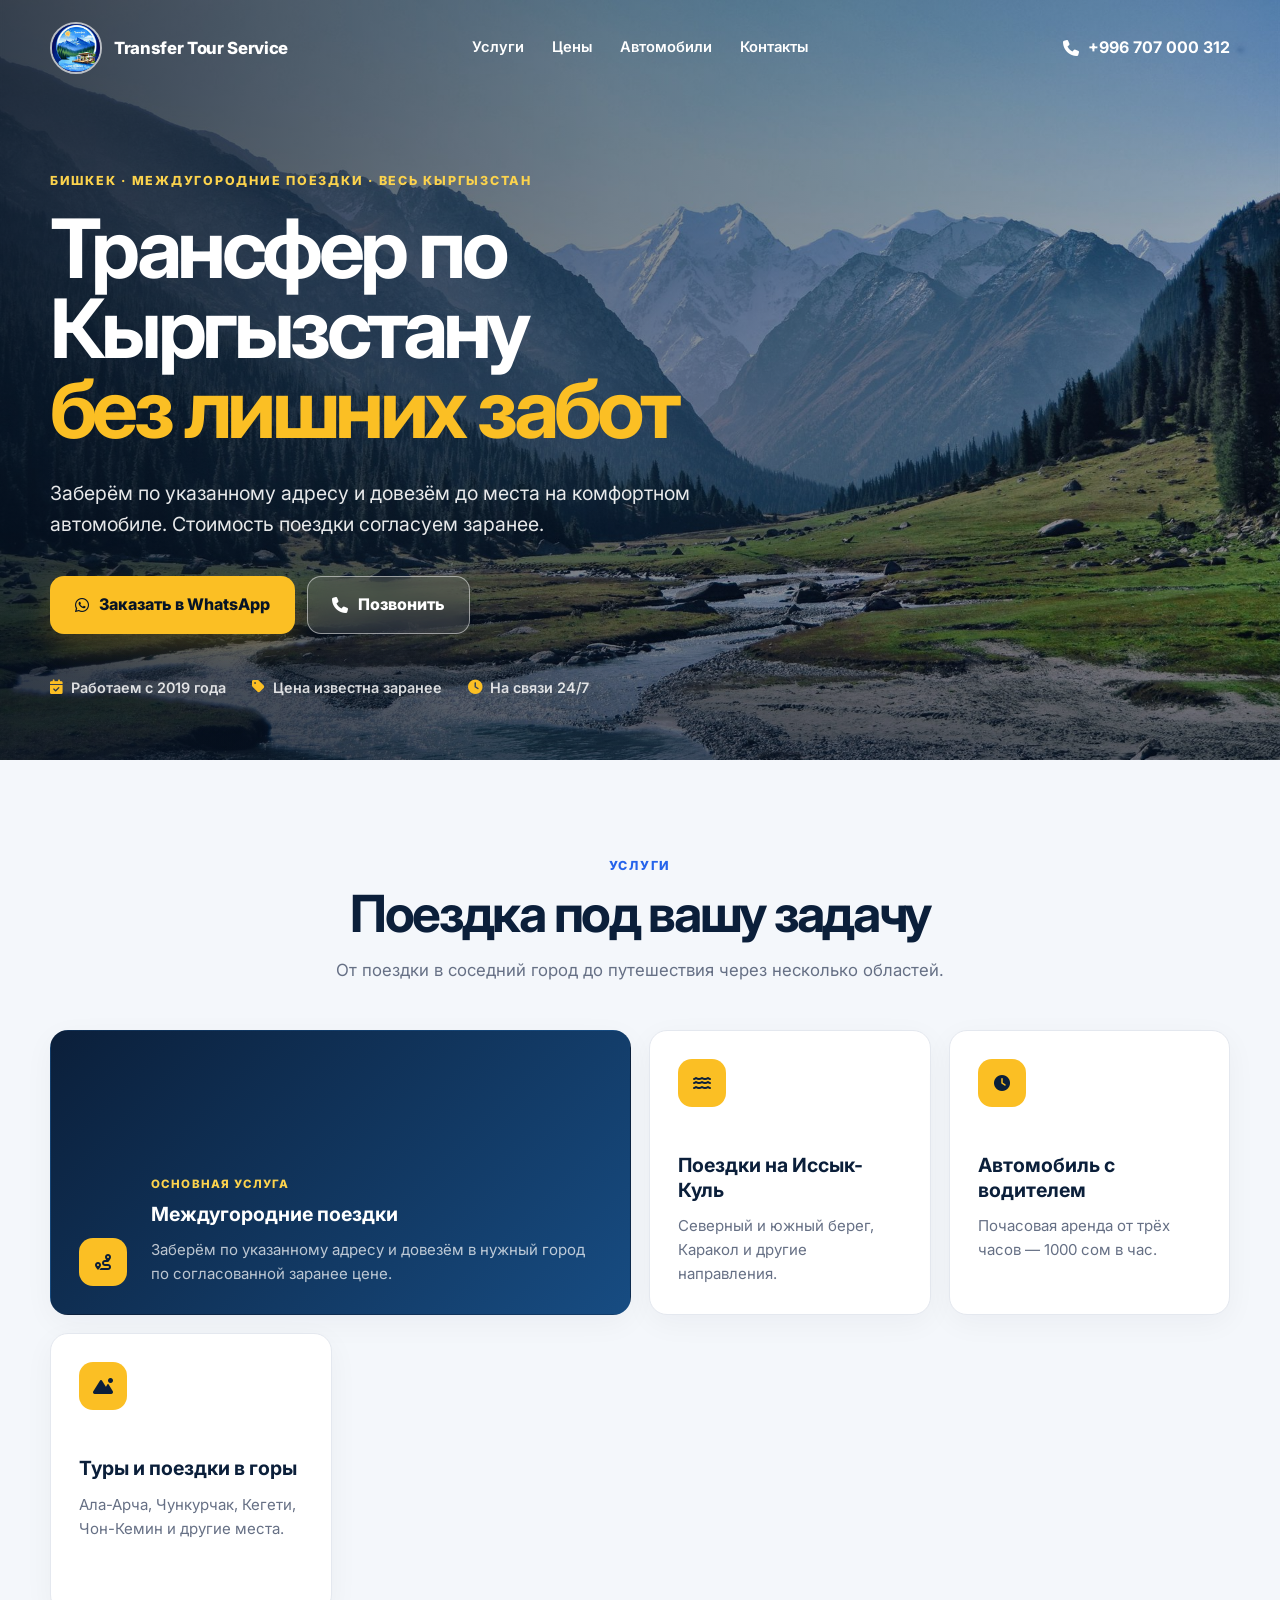
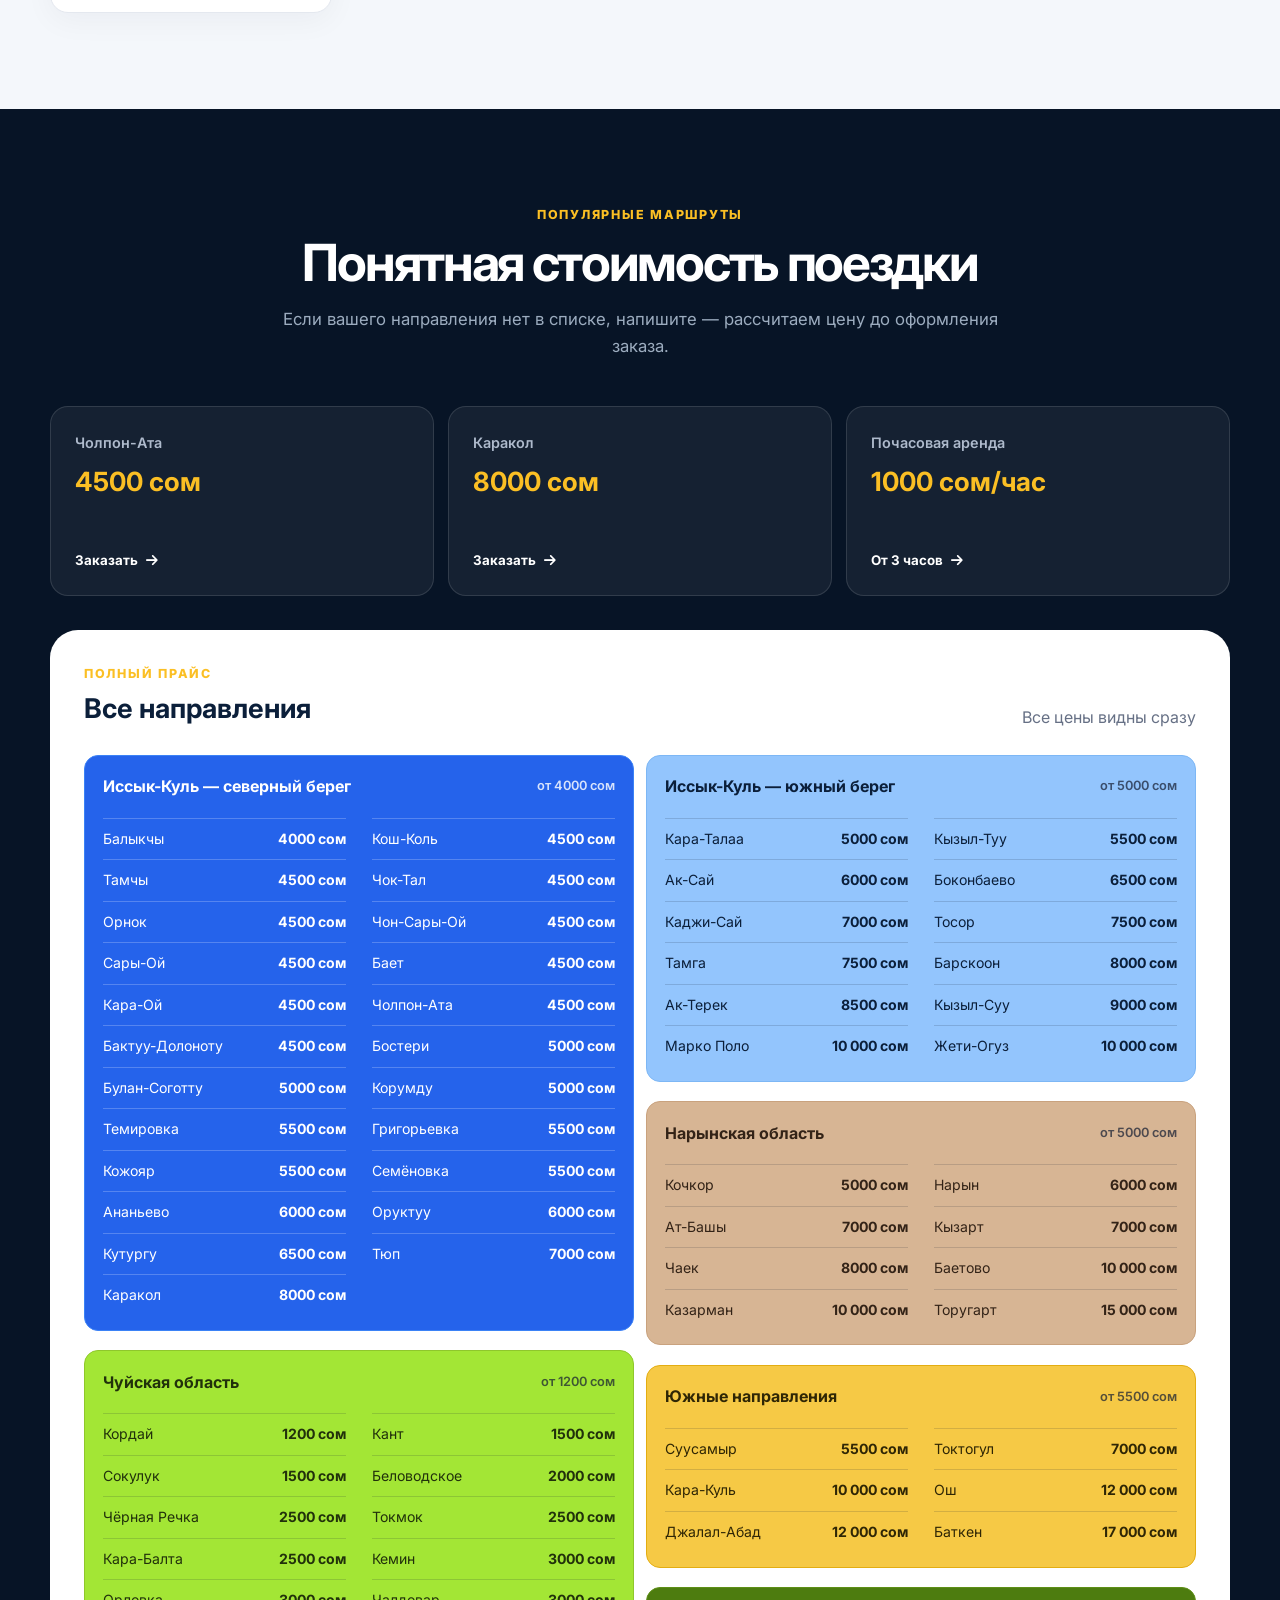
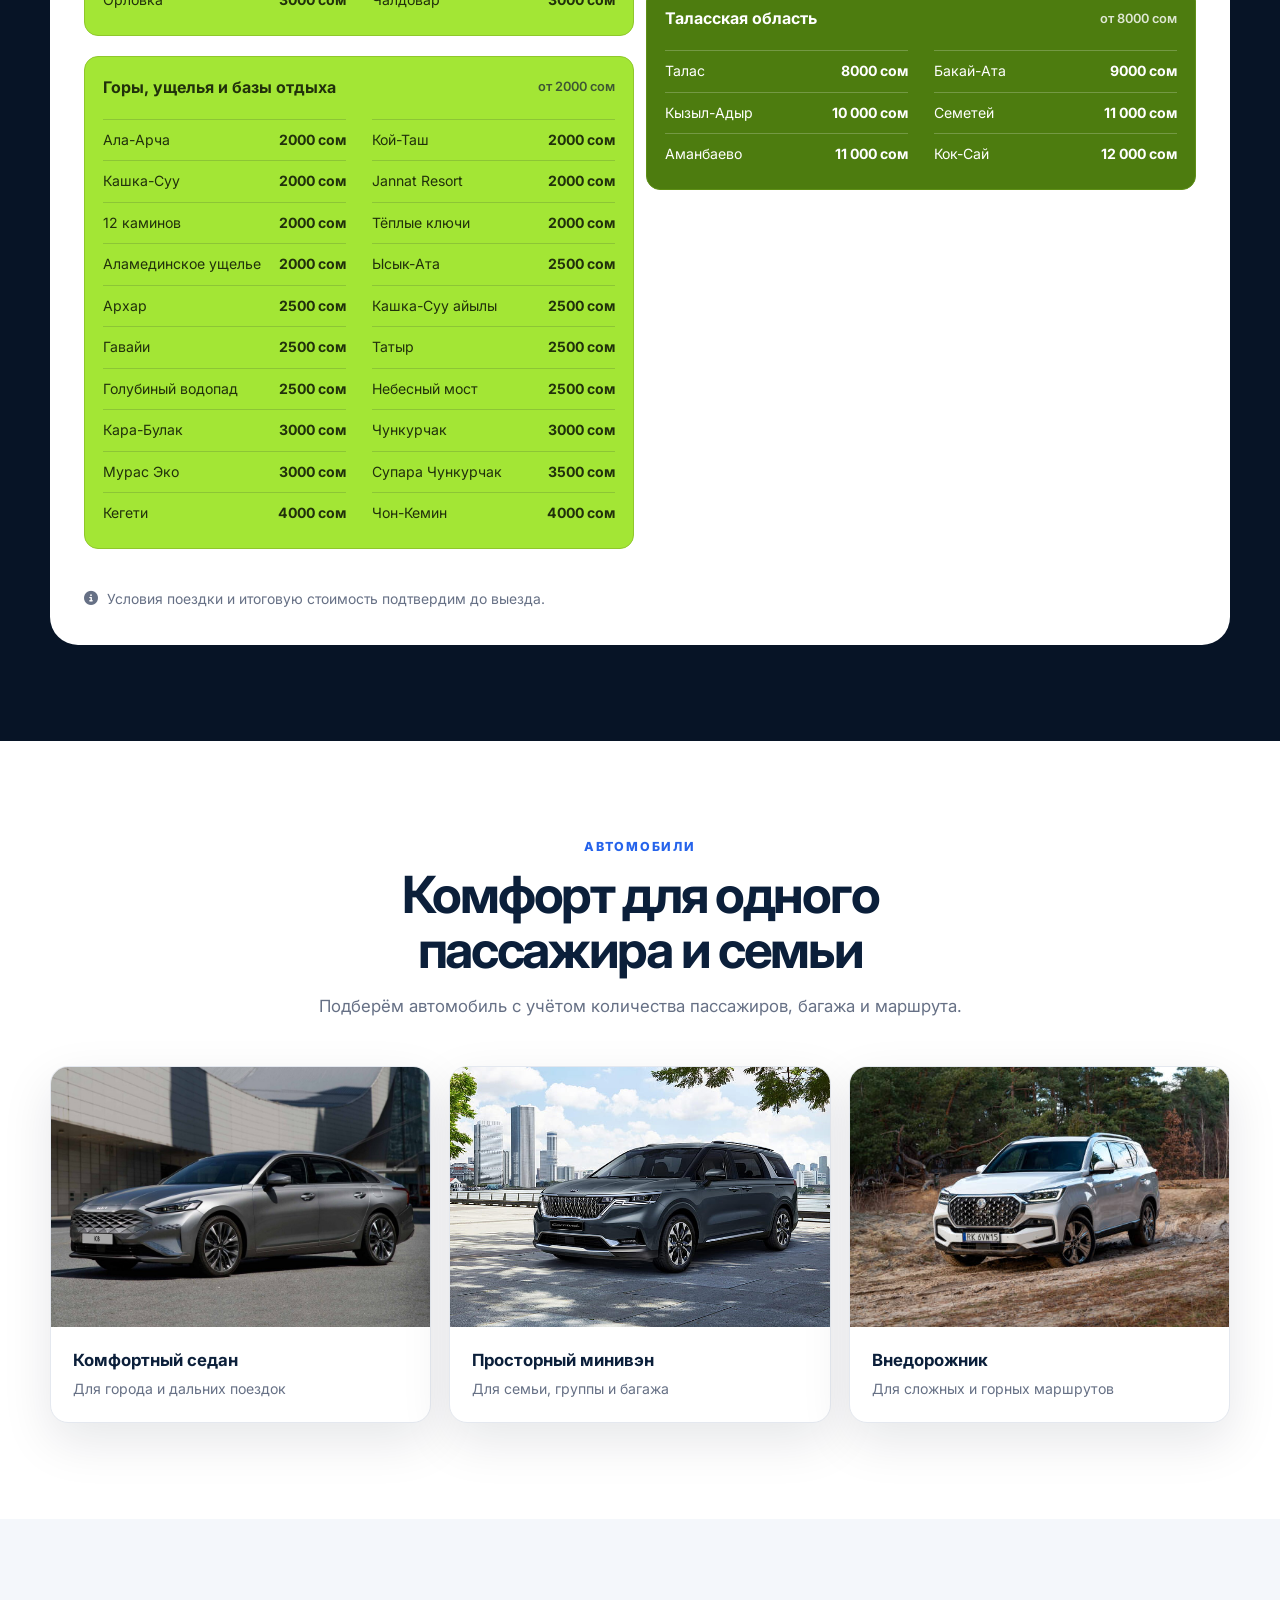
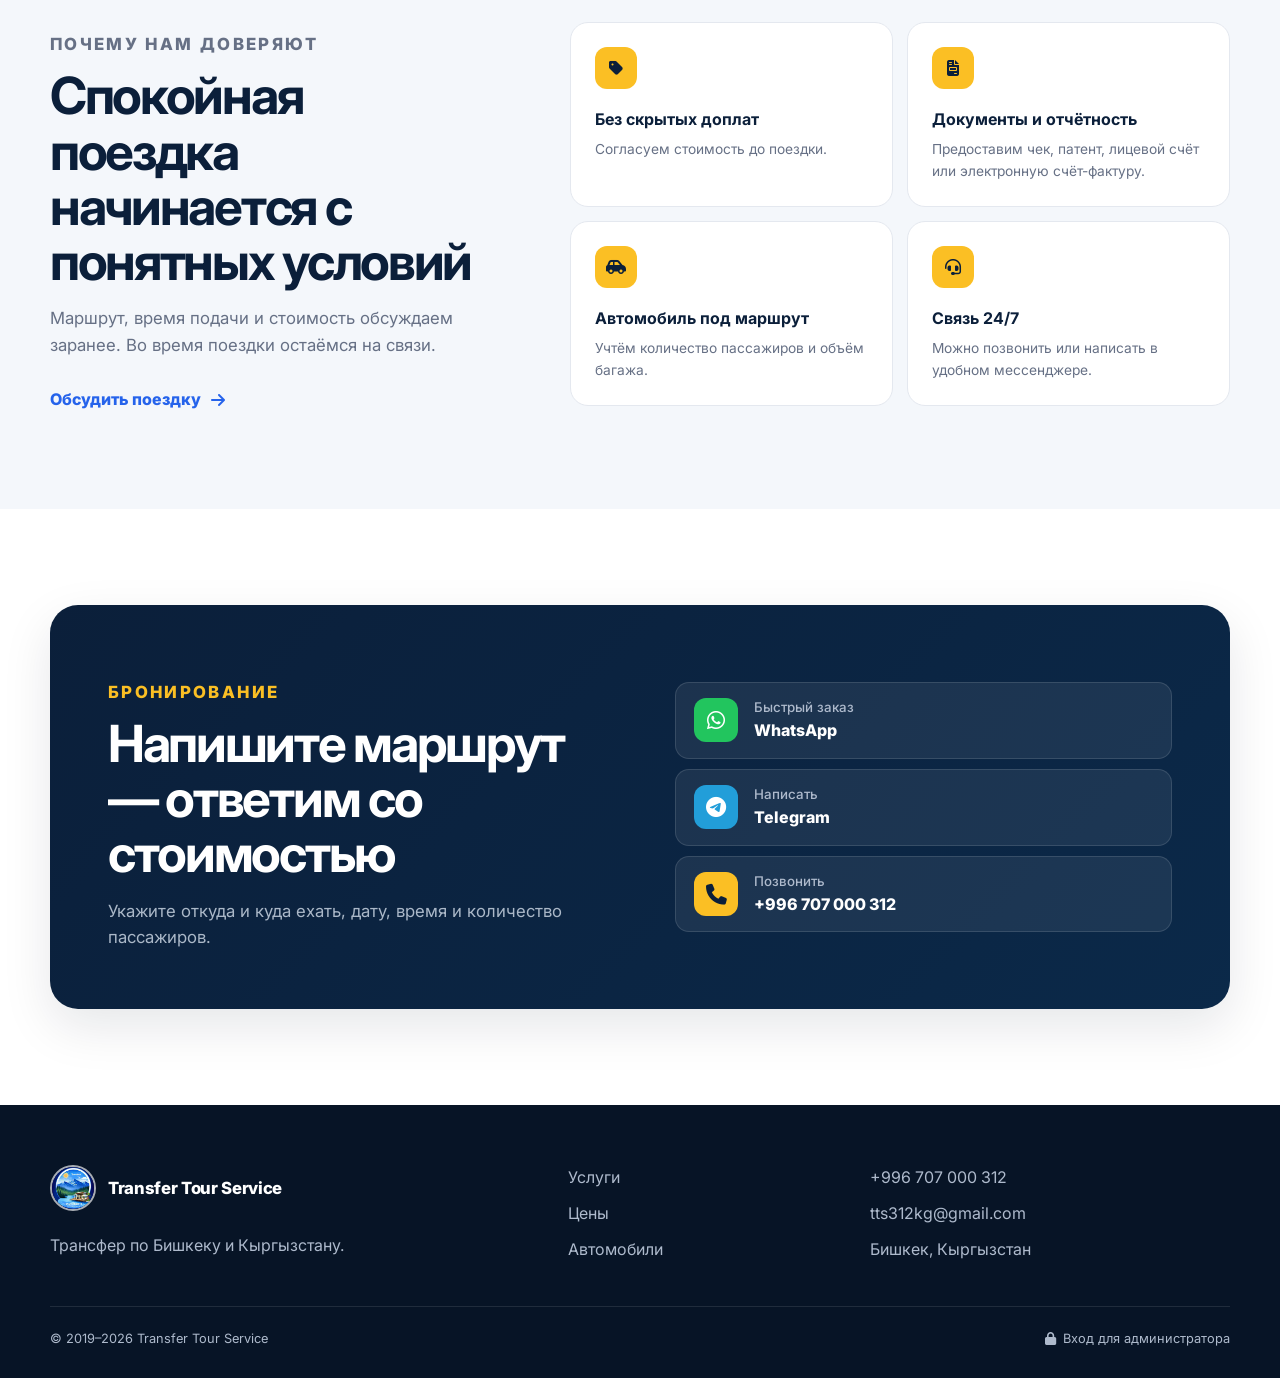
<file: index.html>
<!DOCTYPE html>
<html lang="ru">
<head>
    <meta charset="UTF-8">
    <meta name="viewport" content="width=device-width, initial-scale=1.0">
    <meta name="description" content="Междугородний трансфер из Бишкека по Кыргызстану: Иссык-Куль, Каракол, Нарын, Ош, Талас и другие направления. Фиксированные цены, комфортные автомобили, связь 24/7.">
    <meta name="theme-color" content="#0b1f3a">
    <meta name="robots" content="index, follow">
    <meta property="og:type" content="website">
    <meta property="og:locale" content="ru_RU">
    <meta property="og:title" content="Transfer Tour Service — трансфер по Кыргызстану">
    <meta property="og:description" content="Междугородние поездки из Бишкека по Кыргызстану на комфортном автомобиле и по согласованной заранее цене.">
    <title>Трансфер по Кыргызстану | Transfer Tour Service</title>
    <link rel="icon" href="./img/logo-160.jpg" type="image/jpeg">
    <link rel="preconnect" href="https://fonts.googleapis.com">
    <link rel="preconnect" href="https://fonts.gstatic.com" crossorigin>
    <link href="https://fonts.googleapis.com/css2?family=Inter:wght@400;500;600;700;800&display=swap" rel="stylesheet">
    <link rel="stylesheet" href="https://cdnjs.cloudflare.com/ajax/libs/font-awesome/6.4.0/css/all.min.css">
    <link rel="stylesheet" href="./Index.css">
    <script src="./supabase-config.js"></script>
    <script type="application/ld+json">
    {
        "@context": "https://schema.org",
        "@type": "LocalBusiness",
        "name": "Transfer Tour Service",
        "description": "Междугородний трансфер из Бишкека по Кыргызстану по согласованной заранее цене.",
        "telephone": "+996707000312",
        "email": "tts312kg@gmail.com",
        "priceRange": "$$",
        "areaServed": {"@type": "Country", "name": "Кыргызстан"},
        "address": {"@type": "PostalAddress", "addressLocality": "Бишкек", "addressCountry": "KG"},
        "openingHoursSpecification": {
            "@type": "OpeningHoursSpecification",
            "dayOfWeek": ["Monday", "Tuesday", "Wednesday", "Thursday", "Friday", "Saturday", "Sunday"],
            "opens": "00:00",
            "closes": "23:59"
        }
    }
    </script>
    <!-- Yandex.Metrika counter -->
    <script src="./prices.js"></script>
    <script>
        (function (m, e, t, r, i, k, a) {
            m[i] = m[i] || function () { (m[i].a = m[i].a || []).push(arguments) };
            m[i].l = 1 * new Date();
            for (var j = 0; j < document.scripts.length; j++) if (document.scripts[j].src === r) return;
            k = e.createElement(t), a = e.getElementsByTagName(t)[0], k.async = 1, k.src = r, a.parentNode.insertBefore(k, a);
        })(window, document, "script", "https://mc.yandex.ru/metrika/tag.js?id=107216406", "ym");
        ym(107216406, "init", {ssr: true, webvisor: true, clickmap: true, ecommerce: "dataLayer", referrer: document.referrer, url: location.href, accurateTrackBounce: true, trackLinks: true});
    </script>
    <!-- /Yandex.Metrika counter -->
    <!-- Google Tag Manager -->
    <script>
        (function (w, d, s, l, i) {
            w[l] = w[l] || []; w[l].push({"gtm.start": new Date().getTime(), event: "gtm.js"});
            var f = d.getElementsByTagName(s)[0], j = d.createElement(s), dl = l !== "dataLayer" ? "&l=" + l : "";
            j.async = true; j.src = "https://www.googletagmanager.com/gtm.js?id=" + i + dl; f.parentNode.insertBefore(j, f);
        })(window, document, "script", "dataLayer", "GTM-MSNCNKKS");
    </script>
    <!-- /Google Tag Manager -->
</head>
<body>
    <noscript>
        <div><img src="https://mc.yandex.ru/watch/107216406" class="metric-pixel" alt=""></div>
        <iframe src="https://www.googletagmanager.com/ns.html?id=GTM-MSNCNKKS" height="0" width="0" class="metric-frame" title="Google Tag Manager"></iframe>
    </noscript>

    <header class="site-header">
        <div class="container header-inner">
            <a class="brand" href="#top" aria-label="Transfer Tour Service — на главную">
                <img src="./img/logo-160.jpg" alt="Логотип Transfer Tour Service" width="52" height="52">
                <span>Transfer Tour Service</span>
            </a>
            <nav class="desktop-nav" aria-label="Основная навигация">
                <a href="#services">Услуги</a><a href="#routes">Цены</a><a href="#fleet">Автомобили</a><a href="#contacts">Контакты</a>
            </nav>
            <a href="tel:+996707000312" class="header-phone" data-goal="phone_header" aria-label="Позвонить по номеру +996 707 000 312">
                <i class="fas fa-phone" aria-hidden="true"></i><span>+996 707 000 312</span>
            </a>
        </div>
    </header>

    <main id="top">
        <section class="hero">
            <div class="container hero-content">
                <p class="eyebrow">Бишкек · междугородние поездки · весь Кыргызстан</p>
                <h1>Трансфер по Кыргызстану<br><span>без лишних забот</span></h1>
                <p class="hero-lead">Заберём по указанному адресу и довезём до места на комфортном автомобиле. Стоимость поездки согласуем заранее.</p>
                <div class="hero-actions">
                    <a href="https://wa.me/996707000312?text=%D0%97%D0%B4%D1%80%D0%B0%D0%B2%D1%81%D1%82%D0%B2%D1%83%D0%B9%D1%82%D0%B5" class="btn btn-primary" target="_blank" rel="noopener" data-goal="whatsapp_hero"><i class="fab fa-whatsapp" aria-hidden="true"></i>Заказать в WhatsApp</a>
                    <a href="tel:+996707000312" class="btn btn-secondary" data-goal="phone_hero"><i class="fas fa-phone" aria-hidden="true"></i>Позвонить</a>
                </div>
                <div class="hero-facts" aria-label="Преимущества сервиса">
                    <span><i class="fas fa-calendar-check" aria-hidden="true"></i> Работаем с 2019 года</span>
                    <span><i class="fas fa-tag" aria-hidden="true"></i> Цена известна заранее</span>
                    <span><i class="fas fa-clock" aria-hidden="true"></i> На связи 24/7</span>
                </div>
            </div>
        </section>

        <section id="services" class="section services-section">
            <div class="container">
                <div class="section-heading"><p class="section-kicker">Услуги</p><h2>Поездка под вашу задачу</h2><p>От поездки в соседний город до путешествия через несколько областей.</p></div>
                <div class="service-grid">
                    <article class="service-card featured-service">
                        <div class="service-icon"><i class="fas fa-route" aria-hidden="true"></i></div>
                        <div><p class="card-label">Основная услуга</p><h3>Междугородние поездки</h3><p>Заберём по указанному адресу и довезём в нужный город по согласованной заранее цене.</p></div>
                    </article>
                    <article class="service-card"><div class="service-icon"><i class="fas fa-water" aria-hidden="true"></i></div><h3>Поездки на Иссык-Куль</h3><p>Северный и южный берег, Каракол и другие направления.</p></article>
                    <article class="service-card"><div class="service-icon"><i class="fas fa-clock" aria-hidden="true"></i></div><h3>Автомобиль с водителем</h3><p>Почасовая аренда от трёх часов — 1000 сом в час.</p></article>
                    <article class="service-card"><div class="service-icon"><i class="fas fa-mountain-sun" aria-hidden="true"></i></div><h3>Туры и поездки в горы</h3><p>Ала-Арча, Чункурчак, Кегети, Чон-Кемин и другие места.</p></article>
                </div>
            </div>
        </section>

        <section id="routes" class="section routes-section">
            <div class="container">
                <div class="section-heading light-heading"><p class="section-kicker">Популярные маршруты</p><h2>Понятная стоимость поездки</h2><p>Если вашего направления нет в списке, напишите — рассчитаем цену до оформления заказа.</p></div>
                <div class="popular-routes">
                    <a class="route-card" href="https://wa.me/996707000312?text=%D0%97%D0%B4%D1%80%D0%B0%D0%B2%D1%81%D1%82%D0%B2%D1%83%D0%B9%D1%82%D0%B5" target="_blank" rel="noopener" data-goal="route_cholpon_ata"><span>Чолпон-Ата</span><strong>4500 сом</strong><small>Заказать <i class="fas fa-arrow-right" aria-hidden="true"></i></small></a>
                    <a class="route-card" href="https://wa.me/996707000312?text=%D0%97%D0%B4%D1%80%D0%B0%D0%B2%D1%81%D1%82%D0%B2%D1%83%D0%B9%D1%82%D0%B5" target="_blank" rel="noopener" data-goal="route_karakol"><span>Каракол</span><strong>8000 сом</strong><small>Заказать <i class="fas fa-arrow-right" aria-hidden="true"></i></small></a>
                    <a class="route-card" href="https://wa.me/996707000312?text=%D0%97%D0%B4%D1%80%D0%B0%D0%B2%D1%81%D1%82%D0%B2%D1%83%D0%B9%D1%82%D0%B5" target="_blank" rel="noopener" data-goal="route_hourly"><span>Почасовая аренда</span><strong>1000 сом/час</strong><small>От 3 часов <i class="fas fa-arrow-right" aria-hidden="true"></i></small></a>
                </div>

                <div class="price-list-wrap">
                    <div class="price-list-heading"><div><p class="section-kicker">Полный прайс</p><h3>Все направления</h3></div><p>Все цены видны сразу</p></div>
                    <div class="price-groups">
                        <section class="price-group price-group--issyk-north">
                            <div class="price-group-heading"><strong>Иссык-Куль — северный берег</strong><span>от 4000 сом</span></div>
                            <div class="price-table">
                                <div><span>Балыкчы</span><strong>4000 сом</strong></div><div><span>Кош-Коль</span><strong>4500 сом</strong></div><div><span>Тамчы</span><strong>4500 сом</strong></div><div><span>Чок-Тал</span><strong>4500 сом</strong></div><div><span>Орнок</span><strong>4500 сом</strong></div><div><span>Чон-Сары-Ой</span><strong>4500 сом</strong></div><div><span>Сары-Ой</span><strong>4500 сом</strong></div><div><span>Бает</span><strong>4500 сом</strong></div><div><span>Кара-Ой</span><strong>4500 сом</strong></div><div><span>Чолпон-Ата</span><strong>4500 сом</strong></div><div><span>Бактуу-Долоноту</span><strong>4500 сом</strong></div><div><span>Бостери</span><strong>5000 сом</strong></div><div><span>Булан-Соготту</span><strong>5000 сом</strong></div><div><span>Корумду</span><strong>5000 сом</strong></div><div><span>Темировка</span><strong>5500 сом</strong></div><div><span>Григорьевка</span><strong>5500 сом</strong></div><div><span>Кожояр</span><strong>5500 сом</strong></div><div><span>Семёновка</span><strong>5500 сом</strong></div><div><span>Ананьево</span><strong>6000 сом</strong></div><div><span>Оруктуу</span><strong>6000 сом</strong></div><div><span>Кутургу</span><strong>6500 сом</strong></div><div><span>Тюп</span><strong>7000 сом</strong></div><div><span>Каракол</span><strong>8000 сом</strong></div>
                            </div>
                        </section>
                        <section class="price-group price-group--green-light">
                            <div class="price-group-heading"><strong>Чуйская область</strong><span>от 1200 сом</span></div>
                            <div class="price-table"><div><span>Кордай</span><strong>1200 сом</strong></div><div><span>Кант</span><strong>1500 сом</strong></div><div><span>Сокулук</span><strong>1500 сом</strong></div><div><span>Беловодское</span><strong>2000 сом</strong></div><div><span>Чёрная Речка</span><strong>2500 сом</strong></div><div><span>Токмок</span><strong>2500 сом</strong></div><div><span>Кара-Балта</span><strong>2500 сом</strong></div><div><span>Кемин</span><strong>3000 сом</strong></div><div><span>Орловка</span><strong>3000 сом</strong></div><div><span>Чалдовар</span><strong>3000 сом</strong></div></div>
                        </section>
                        <section class="price-group price-group--green-light">
                            <div class="price-group-heading"><strong>Горы, ущелья и базы отдыха</strong><span>от 2000 сом</span></div>
                            <div class="price-table"><div><span>Ала-Арча</span><strong>2000 сом</strong></div><div><span>Кой-Таш</span><strong>2000 сом</strong></div><div><span>Кашка-Суу</span><strong>2000 сом</strong></div><div><span>Jannat Resort</span><strong>2000 сом</strong></div><div><span>12 каминов</span><strong>2000 сом</strong></div><div><span>Тёплые ключи</span><strong>2000 сом</strong></div><div><span>Аламединское ущелье</span><strong>2000 сом</strong></div><div><span>Ысык-Ата</span><strong>2500 сом</strong></div><div><span>Архар</span><strong>2500 сом</strong></div><div><span>Кашка-Суу айылы</span><strong>2500 сом</strong></div><div><span>Гавайи</span><strong>2500 сом</strong></div><div><span>Татыр</span><strong>2500 сом</strong></div><div><span>Голубиный водопад</span><strong>2500 сом</strong></div><div><span>Небесный мост</span><strong>2500 сом</strong></div><div><span>Кара-Булак</span><strong>3000 сом</strong></div><div><span>Чункурчак</span><strong>3000 сом</strong></div><div><span>Мурас Эко</span><strong>3000 сом</strong></div><div><span>Супара Чункурчак</span><strong>3500 сом</strong></div><div><span>Кегети</span><strong>4000 сом</strong></div><div><span>Чон-Кемин</span><strong>4000 сом</strong></div></div>
                        </section>
                        <section class="price-group price-group--issyk-south">
                            <div class="price-group-heading"><strong>Иссык-Куль — южный берег</strong><span>от 5000 сом</span></div>
                            <div class="price-table"><div><span>Кара-Талаа</span><strong>5000 сом</strong></div><div><span>Кызыл-Туу</span><strong>5500 сом</strong></div><div><span>Ак-Сай</span><strong>6000 сом</strong></div><div><span>Боконбаево</span><strong>6500 сом</strong></div><div><span>Каджи-Сай</span><strong>7000 сом</strong></div><div><span>Тосор</span><strong>7500 сом</strong></div><div><span>Тамга</span><strong>7500 сом</strong></div><div><span>Барскоон</span><strong>8000 сом</strong></div><div><span>Ак-Терек</span><strong>8500 сом</strong></div><div><span>Кызыл-Суу</span><strong>9000 сом</strong></div><div><span>Марко Поло</span><strong>10 000 сом</strong></div><div><span>Жети-Огуз</span><strong>10 000 сом</strong></div></div>
                        </section>
                        <section class="price-group price-group--naryn">
                            <div class="price-group-heading"><strong>Нарынская область</strong><span>от 5000 сом</span></div>
                            <div class="price-table"><div><span>Кочкор</span><strong>5000 сом</strong></div><div><span>Нарын</span><strong>6000 сом</strong></div><div><span>Ат-Башы</span><strong>7000 сом</strong></div><div><span>Кызарт</span><strong>7000 сом</strong></div><div><span>Чаек</span><strong>8000 сом</strong></div><div><span>Баетово</span><strong>10 000 сом</strong></div><div><span>Казарман</span><strong>10 000 сом</strong></div><div><span>Торугарт</span><strong>15 000 сом</strong></div></div>
                        </section>
                        <section class="price-group price-group--south">
                            <div class="price-group-heading"><strong>Южные направления</strong><span>от 5500 сом</span></div>
                            <div class="price-table"><div><span>Суусамыр</span><strong>5500 сом</strong></div><div><span>Токтогул</span><strong>7000 сом</strong></div><div><span>Кара-Куль</span><strong>10 000 сом</strong></div><div><span>Ош</span><strong>12 000 сом</strong></div><div><span>Джалал-Абад</span><strong>12 000 сом</strong></div><div><span>Баткен</span><strong>17 000 сом</strong></div></div>
                        </section>
                        <section class="price-group price-group--talas">
                            <div class="price-group-heading"><strong>Таласская область</strong><span>от 8000 сом</span></div>
                            <div class="price-table"><div><span>Талас</span><strong>8000 сом</strong></div><div><span>Бакай-Ата</span><strong>9000 сом</strong></div><div><span>Кызыл-Адыр</span><strong>10 000 сом</strong></div><div><span>Семетей</span><strong>11 000 сом</strong></div><div><span>Аманбаево</span><strong>11 000 сом</strong></div><div><span>Кок-Сай</span><strong>12 000 сом</strong></div></div>
                        </section>
                    </div>
                    <p class="price-note"><i class="fas fa-circle-info" aria-hidden="true"></i> Условия поездки и итоговую стоимость подтвердим до выезда.</p>
                </div>
            </div>
        </section>

        <section id="fleet" class="section fleet-section">
            <div class="container">
                <div class="section-heading"><p class="section-kicker">Автомобили</p><h2>Комфорт для одного пассажира и семьи</h2><p>Подберём автомобиль с учётом количества пассажиров, багажа и маршрута.</p></div>
                <div class="fleet-grid">
                    <figure class="fleet-card"><img src="./img/k8.jpg" alt="Седан Kia K8 для комфортного трансфера" width="1024" height="768" loading="lazy"><figcaption><strong>Комфортный седан</strong><span>Для города и дальних поездок</span></figcaption></figure>
                    <figure class="fleet-card"><img src="./img/carnival.jpg" alt="Минивэн Kia Carnival для семейной поездки" width="800" height="500" loading="lazy"><figcaption><strong>Просторный минивэн</strong><span>Для семьи, группы и багажа</span></figcaption></figure>
                    <figure class="fleet-card"><img src="./img/jeep.jpg" alt="Внедорожник для поездки по Кыргызстану" width="612" height="408" loading="lazy"><figcaption><strong>Внедорожник</strong><span>Для сложных и горных маршрутов</span></figcaption></figure>
                </div>
            </div>
        </section>

        <section class="section trust-section">
            <div class="container trust-layout">
                <div class="trust-copy"><p class="section-kicker">Почему нам доверяют</p><h2>Спокойная поездка начинается с понятных условий</h2><p>Маршрут, время подачи и стоимость обсуждаем заранее. Во время поездки остаёмся на связи.</p><a href="tel:+996707000312" class="text-link" data-goal="phone_trust">Обсудить поездку <i class="fas fa-arrow-right" aria-hidden="true"></i></a></div>
                <div class="trust-list">
                    <article><i class="fas fa-tag" aria-hidden="true"></i><div><h3>Без скрытых доплат</h3><p>Согласуем стоимость до поездки.</p></div></article>
                    <article><i class="fas fa-file-invoice" aria-hidden="true"></i><div><h3>Документы и отчётность</h3><p>Предоставим чек, патент, лицевой счёт или электронную счёт-фактуру.</p></div></article>
                    <article><i class="fas fa-car-side" aria-hidden="true"></i><div><h3>Автомобиль под маршрут</h3><p>Учтём количество пассажиров и объём багажа.</p></div></article>
                    <article><i class="fas fa-headset" aria-hidden="true"></i><div><h3>Связь 24/7</h3><p>Можно позвонить или написать в удобном мессенджере.</p></div></article>
                </div>
            </div>
        </section>

        <section id="contacts" class="section contact-section">
            <div class="container contact-panel">
                <div class="contact-copy"><p class="section-kicker">Бронирование</p><h2>Напишите маршрут — ответим со стоимостью</h2><p>Укажите откуда и куда ехать, дату, время и количество пассажиров.</p></div>
                <div class="contact-actions">
                    <a href="https://wa.me/996707000312?text=%D0%97%D0%B4%D1%80%D0%B0%D0%B2%D1%81%D1%82%D0%B2%D1%83%D0%B9%D1%82%D0%B5" class="contact-button whatsapp-button" target="_blank" rel="noopener" data-goal="whatsapp_contacts"><i class="fab fa-whatsapp" aria-hidden="true"></i><span><small>Быстрый заказ</small>WhatsApp</span></a>
                    <a href="https://t.me/tts312kg" class="contact-button telegram-button" target="_blank" rel="noopener" data-goal="telegram_contacts"><i class="fab fa-telegram" aria-hidden="true"></i><span><small>Написать</small>Telegram</span></a>
                    <a href="tel:+996707000312" class="contact-button phone-button" data-goal="phone_contacts"><i class="fas fa-phone" aria-hidden="true"></i><span><small>Позвонить</small>+996 707 000 312</span></a>
                </div>
            </div>
        </section>
    </main>

    <footer class="site-footer">
        <div class="container footer-inner">
            <div class="footer-brand"><a class="brand" href="#top"><img src="./img/logo-160.jpg" alt="" width="46" height="46"><span>Transfer Tour Service</span></a><p>Трансфер по Бишкеку и Кыргызстану.</p></div>
            <div class="footer-links"><a href="#services">Услуги</a><a href="#routes">Цены</a><a href="#fleet">Автомобили</a></div>
            <div class="footer-contacts"><a href="tel:+996707000312" data-goal="phone_footer">+996 707 000 312</a><a href="mailto:tts312kg@gmail.com">tts312kg@gmail.com</a><span>Бишкек, Кыргызстан</span></div>
        </div>
        <div class="container footer-bottom">
            <span>© 2019–2026 Transfer Tour Service</span>
            <a href="./admin.html" class="admin-login-link"><i class="fas fa-lock" aria-hidden="true"></i> Вход для администратора</a>
        </div>
    </footer>

    <div class="mobile-actions" aria-label="Быстрая связь">
        <a href="tel:+996707000312" data-goal="phone_sticky"><i class="fas fa-phone" aria-hidden="true"></i><span>Позвонить</span></a>
        <a href="https://wa.me/996707000312?text=%D0%97%D0%B4%D1%80%D0%B0%D0%B2%D1%81%D1%82%D0%B2%D1%83%D0%B9%D1%82%D0%B5" target="_blank" rel="noopener" data-goal="whatsapp_sticky"><i class="fab fa-whatsapp" aria-hidden="true"></i><span>WhatsApp</span></a>
    </div>
    <script>
        document.querySelectorAll("[data-goal]").forEach(function (link) {
            link.addEventListener("click", function () {
                var goal = link.dataset.goal;
                if (typeof window.ym === "function") window.ym(107216406, "reachGoal", goal);
                window.dataLayer = window.dataLayer || [];
                window.dataLayer.push({event: "contact_click", contact_goal: goal});
            });
        });
    </script>
</body>
</html>
</file>
<file: Index.css>
:root {
    --navy-950: #071426;
    --navy-900: #0b1f3a;
    --blue-600: #2563eb;
    --amber-400: #fbbf24;
    --amber-300: #fcd34d;
    --green-500: #22c55e;
    --telegram: #229ed9;
    --ink: #172033;
    --muted: #667085;
    --line: #e4e8ef;
    --paper: #fff;
    --cloud: #f4f7fb;
    --radius-lg: 28px;
    --radius-md: 18px;
    --shadow: 0 18px 50px rgba(7, 20, 38, .1);
}

* { box-sizing: border-box; margin: 0; padding: 0; }
html { scroll-behavior: smooth; scroll-padding-top: 90px; }
body {
    min-width: 320px;
    overflow-x: hidden;
    color: var(--ink);
    background: var(--paper);
    font-family: "Inter", system-ui, -apple-system, BlinkMacSystemFont, "Segoe UI", sans-serif;
    line-height: 1.6;
    -webkit-font-smoothing: antialiased;
}
img { display: block; max-width: 100%; }
a { color: inherit; text-decoration: none; }
button, input, textarea, select { font: inherit; }
.container { width: min(1180px, calc(100% - 40px)); margin-inline: auto; }
.section { padding: 96px 0; }
.section-heading { max-width: 720px; margin: 0 auto 46px; text-align: center; }
.section-kicker, .eyebrow {
    color: var(--blue-600);
    font-size: .78rem;
    font-weight: 800;
    letter-spacing: .14em;
    text-transform: uppercase;
}
.section-heading h2, .trust-copy h2, .contact-copy h2 {
    margin-top: 10px;
    color: var(--navy-900);
    font-size: clamp(2rem, 4vw, 3.3rem);
    line-height: 1.08;
    letter-spacing: -.045em;
}
.section-heading > p:last-child, .trust-copy > p, .contact-copy > p { margin-top: 16px; color: var(--muted); font-size: 1.05rem; }
.metric-pixel, .metric-frame { position: absolute; left: -9999px; visibility: hidden; }

/* Header */
.site-header { position: absolute; z-index: 20; inset: 0 0 auto; padding: 22px 0; color: #fff; }
.header-inner { display: grid; grid-template-columns: 1fr auto 1fr; align-items: center; gap: 24px; }
.brand { display: inline-flex; min-width: 0; align-items: center; gap: 12px; font-size: 1.05rem; font-weight: 800; letter-spacing: -.02em; }
.brand img { flex: 0 0 auto; border: 2px solid rgba(255, 255, 255, .65); border-radius: 50%; }
.desktop-nav { display: flex; align-items: center; gap: 28px; font-size: .92rem; font-weight: 600; }
.desktop-nav a, .header-phone { transition: color 160ms ease; }
.desktop-nav a:hover, .header-phone:hover { color: var(--amber-300); }
.header-phone { display: flex; justify-self: end; align-items: center; gap: 9px; font-weight: 700; white-space: nowrap; }

/* Hero */
.hero {
    position: relative;
    display: grid;
    min-height: 760px;
    overflow: hidden;
    place-items: center;
    color: #fff;
    background: linear-gradient(90deg, rgba(4,14,28,.78) 0%, rgba(4,14,28,.5) 48%, rgba(4,14,28,.32) 100%), url("img/background-1920.jpg") center 58% / cover no-repeat;
}
.hero::after { position: absolute; inset: auto 0 0; height: 160px; content: ""; background: linear-gradient(transparent, rgba(7,20,38,.36)); pointer-events: none; }
.hero-content { position: relative; z-index: 1; padding-top: 110px; }
.hero .eyebrow { color: var(--amber-300); }
.hero h1 { max-width: 850px; margin-top: 18px; font-size: clamp(3rem, 6.4vw, 5.6rem); line-height: .98; letter-spacing: -.055em; text-wrap: balance; }
.hero h1 span { color: var(--amber-400); }
.hero-lead { max-width: 700px; margin-top: 28px; color: rgba(255,255,255,.9); font-size: clamp(1.05rem, 2vw, 1.22rem); }
.hero-actions { display: flex; flex-wrap: wrap; gap: 12px; margin-top: 36px; }
.btn {
    display: inline-flex;
    min-height: 58px;
    align-items: center;
    justify-content: center;
    gap: 10px;
    padding: 14px 24px;
    border: 1px solid transparent;
    border-radius: 14px;
    font-weight: 800;
    transition: transform 160ms ease, background 160ms ease, border-color 160ms ease;
}
.btn:hover { transform: translateY(-2px); }
.btn-primary { color: var(--navy-950); background: var(--amber-400); box-shadow: 0 14px 30px rgba(251,191,36,.22); }
.btn-primary:hover { background: var(--amber-300); }
.btn-secondary { color: #fff; border-color: rgba(255,255,255,.5); background: rgba(255,255,255,.1); backdrop-filter: blur(10px); }
.btn-secondary:hover { border-color: #fff; background: rgba(255,255,255,.17); }
.hero-facts { display: flex; flex-wrap: wrap; gap: 12px 26px; margin-top: 42px; color: rgba(255,255,255,.84); font-size: .9rem; font-weight: 600; }
.hero-facts span { display: inline-flex; align-items: center; gap: 8px; }
.hero-facts i { color: var(--amber-400); }

/* Services */
.services-section { background: var(--cloud); }
.service-grid { display: grid; grid-template-columns: repeat(4, 1fr); gap: 18px; }
.service-card { min-height: 280px; padding: 28px; border: 1px solid var(--line); border-radius: var(--radius-md); background: #fff; box-shadow: 0 8px 30px rgba(7,20,38,.045); }
.service-icon { display: grid; width: 48px; height: 48px; margin-bottom: 46px; border-radius: 14px; color: var(--navy-900); background: var(--amber-400); place-items: center; }
.service-card h3 { color: var(--navy-900); font-size: 1.22rem; line-height: 1.25; }
.service-card p { margin-top: 12px; color: var(--muted); font-size: .94rem; }
.featured-service { display: flex; grid-column: span 2; align-items: flex-end; gap: 24px; color: #fff; border-color: transparent; background: linear-gradient(135deg, var(--navy-900), #174c82); }
.featured-service .service-icon { flex: 0 0 auto; margin: 0; }
.featured-service h3, .featured-service p { color: #fff; }
.featured-service p:last-child { color: rgba(255,255,255,.72); }
.card-label { margin-bottom: 8px; color: var(--amber-300) !important; font-size: .72rem !important; font-weight: 800; letter-spacing: .1em; text-transform: uppercase; }

/* Routes and prices */
.routes-section { color: #fff; background: var(--navy-950); }
.light-heading h2 { color: #fff; }
.light-heading > p:last-child { color: #9cacbf; }
.light-heading .section-kicker, .routes-section .section-kicker { color: var(--amber-400); }
.popular-routes { display: grid; grid-template-columns: repeat(3, 1fr); gap: 14px; }
.route-card {
    display: flex;
    min-height: 190px;
    flex-direction: column;
    align-items: flex-start;
    padding: 24px;
    border: 1px solid rgba(255,255,255,.12);
    border-radius: var(--radius-md);
    background: rgba(255,255,255,.06);
    transition: transform 160ms ease, border-color 160ms ease, background 160ms ease;
}
.route-card:hover { transform: translateY(-4px); border-color: rgba(251,191,36,.55); background: rgba(255,255,255,.1); }
.route-card > span { color: #aebacc; font-size: .9rem; font-weight: 600; }
.route-card strong { margin-top: 12px; color: var(--amber-400); font-size: 1.65rem; line-height: 1.15; }
.route-card small { display: inline-flex; align-items: center; gap: 8px; margin-top: auto; color: #fff; font-weight: 700; }
.price-list-wrap { margin-top: 34px; padding: 34px; border-radius: var(--radius-lg); color: var(--ink); background: #fff; }
.price-list-heading { display: flex; align-items: end; justify-content: space-between; gap: 24px; margin-bottom: 24px; }
.price-list-heading h3 { margin-top: 3px; color: var(--navy-900); font-size: 1.7rem; }
.price-list-heading > p { color: var(--muted); }
.price-groups { column-count: 2; column-gap: 12px; }
.price-group { display: inline-block; width: 100%; margin-bottom: 12px; overflow: hidden; border: 1px solid var(--line); border-radius: 14px; background: #fff; break-inside: avoid; }
.price-group-heading { display: flex; min-height: 62px; align-items: center; justify-content: space-between; gap: 20px; padding: 16px 18px; color: var(--navy-900); }
.price-group-heading strong { font-size: 1rem; }
.price-group-heading span { color: var(--muted); font-size: .8rem; font-weight: 600; white-space: nowrap; }
.price-table { display: grid; grid-template-columns: 1fr 1fr; padding: 0 18px 14px; column-gap: 26px; }
.price-table div { display: flex; align-items: center; justify-content: space-between; gap: 16px; padding: 9px 0; border-top: 1px solid #edf0f4; font-size: .88rem; }
.price-table strong { color: var(--navy-900); white-space: nowrap; }
.price-group--issyk-north { color: #fff; border-color: #3b82f6; background: #2563eb; }
.price-group--green-light { color: #21310b; border-color: #8fc72c; background: #a3e635; }
.price-group--issyk-south { color: var(--navy-900); border-color: #7db7f5; background: #93c5fd; }
.price-group--naryn { color: #332317; border-color: #c9a27e; background: #d7b594; }
.price-group--south { color: #2f2605; border-color: #e3ad12; background: #f6c945; }
.price-group--talas { color: #fff; border-color: #5e8f16; background: #4d7c0f; }
.price-group--issyk-north .price-group-heading,
.price-group--talas .price-group-heading { color: #fff; }
.price-group--issyk-north .price-group-heading span,
.price-group--talas .price-group-heading span { color: rgba(255, 255, 255, .82); }
.price-group--issyk-north .price-table strong,
.price-group--talas .price-table strong { color: #fff; }
.price-group--issyk-north .price-table div,
.price-group--talas .price-table div { border-color: rgba(255, 255, 255, .22); }
.price-group--issyk-south .price-group-heading,
.price-group--green-light .price-group-heading,
.price-group--naryn .price-group-heading,
.price-group--south .price-group-heading { color: inherit; }
.price-group--issyk-south .price-group-heading span,
.price-group--green-light .price-group-heading span,
.price-group--naryn .price-group-heading span,
.price-group--south .price-group-heading span { color: rgba(23, 32, 51, .72); }
.price-group--issyk-south .price-table strong,
.price-group--green-light .price-table strong,
.price-group--naryn .price-table strong,
.price-group--south .price-table strong { color: inherit; }
.price-group--issyk-south .price-table div,
.price-group--green-light .price-table div,
.price-group--naryn .price-table div,
.price-group--south .price-table div { border-color: rgba(23, 32, 51, .16); }
.price-note { display: flex; align-items: center; gap: 9px; margin-top: 20px; color: var(--muted); font-size: .87rem; }

/* Fleet */
.fleet-section { background: #fff; }
.fleet-grid { display: grid; grid-template-columns: repeat(3, 1fr); gap: 18px; }
.fleet-card { overflow: hidden; border: 1px solid var(--line); border-radius: var(--radius-md); background: #fff; box-shadow: var(--shadow); }
.fleet-card img { width: 100%; height: 260px; object-fit: cover; }
.fleet-card figcaption { display: flex; flex-direction: column; padding: 20px 22px 22px; }
.fleet-card strong { color: var(--navy-900); font-size: 1.05rem; }
.fleet-card span { margin-top: 4px; color: var(--muted); font-size: .88rem; }

/* Trust */
.trust-section { background: var(--cloud); }
.trust-layout { display: grid; grid-template-columns: .8fr 1.2fr; align-items: center; gap: 80px; }
.trust-copy h2 { font-size: clamp(2.1rem, 4vw, 3.5rem); }
.text-link { display: inline-flex; align-items: center; gap: 10px; margin-top: 28px; color: var(--blue-600); font-weight: 800; }
.trust-list { display: grid; grid-template-columns: 1fr 1fr; gap: 14px; }
.trust-list article { display: flex; min-height: 178px; flex-direction: column; align-items: flex-start; gap: 18px; padding: 24px; border: 1px solid var(--line); border-radius: var(--radius-md); background: #fff; }
.trust-list article > i { display: grid; width: 42px; height: 42px; border-radius: 12px; color: var(--navy-900); background: var(--amber-400); place-items: center; }
.trust-list h3 { color: var(--navy-900); font-size: 1rem; }
.trust-list p { margin-top: 5px; color: var(--muted); font-size: .86rem; }

/* Contact */
.contact-section { background: #fff; }
.contact-panel { display: grid; grid-template-columns: 1fr 1fr; align-items: center; gap: 70px; padding: 58px; border-radius: var(--radius-lg); color: #fff; background: linear-gradient(135deg, var(--navy-900), #0b2949); box-shadow: var(--shadow); }
.contact-copy h2 { color: #fff; }
.contact-copy > p { color: #abb8c8; }
.contact-copy .section-kicker { color: var(--amber-400); }
.contact-actions { display: grid; gap: 10px; }
.contact-button { display: flex; min-height: 76px; align-items: center; gap: 16px; padding: 14px 18px; border: 1px solid rgba(255,255,255,.12); border-radius: 14px; background: rgba(255,255,255,.07); transition: transform 160ms ease, background 160ms ease; }
.contact-button:hover { transform: translateX(4px); background: rgba(255,255,255,.12); }
.contact-button > i { display: grid; width: 44px; height: 44px; flex: 0 0 auto; border-radius: 12px; color: #fff; font-size: 1.3rem; place-items: center; }
.whatsapp-button > i { background: var(--green-500); }
.telegram-button > i { background: var(--telegram); }
.phone-button > i { color: var(--navy-900); background: var(--amber-400); }
.contact-button span { display: flex; flex-direction: column; font-weight: 800; }
.contact-button small { color: #aebacc; font-weight: 500; }

/* Footer */
.site-footer { padding: 60px 0 28px; color: #aebacc; background: var(--navy-950); }
.footer-inner { display: grid; grid-template-columns: 1.3fr .7fr 1fr; gap: 50px; }
.footer-brand .brand { color: #fff; }
.footer-brand p { margin-top: 14px; }
.footer-links, .footer-contacts { display: flex; flex-direction: column; align-items: flex-start; gap: 10px; }
.footer-links a:hover, .footer-contacts a:hover { color: var(--amber-300); }
.footer-bottom { display: flex; align-items: center; justify-content: space-between; gap: 18px; margin-top: 44px; padding-top: 22px; border-top: 1px solid rgba(255,255,255,.1); font-size: .8rem; }
.admin-login-link { display: inline-flex; align-items: center; gap: 7px; color: #aebacc; text-decoration: none; transition: color .2s ease; }
.admin-login-link:hover { color: #fff; }
.mobile-actions { display: none; }

@media (max-width: 1020px) {
    .header-inner { grid-template-columns: 1fr auto; }
    .desktop-nav { display: none; }
    .service-grid, .popular-routes { grid-template-columns: 1fr 1fr; }
    .featured-service { grid-column: span 2; }
    .trust-layout { gap: 40px; }
    .price-groups { column-count: 1; }
}

@media (max-width: 760px) {
    html { scroll-padding-top: 20px; }
    body { padding-bottom: 72px; }
    .container { width: calc(100% - 32px); max-width: 1180px; min-width: 0; }
    .section { padding: 68px 0; }
    .section-heading { margin-bottom: 32px; text-align: left; }
    .site-header { padding: 16px 0; }
    .header-inner { grid-template-columns: minmax(0, 1fr) auto; }
    .brand { gap: 9px; min-width: 0; font-size: .87rem; }
    .brand span { min-width: 0; overflow-wrap: anywhere; }
    .brand img { width: 44px; height: 44px; }
    .header-phone span { display: none; }
    .header-phone { display: grid; width: 44px; height: 44px; border: 1px solid rgba(255,255,255,.45); border-radius: 50%; place-items: center; }
    .hero { min-height: 720px; align-items: center; background-position: 56% center; }
    .hero-content { width: calc(100% - 32px); max-width: 1180px; min-width: 0; padding-top: 82px; }
    .hero h1 { max-width: 100%; margin-top: 14px; font-size: clamp(2.55rem, 12vw, 4rem); line-height: 1.01; overflow-wrap: anywhere; }
    .hero-lead, .hero .eyebrow { max-width: 100%; overflow-wrap: anywhere; }
    .hero-lead { margin-top: 22px; font-size: 1rem; }
    .hero-actions { display: grid; grid-template-columns: 1fr; margin-top: 28px; }
    .btn { width: 100%; }
    .hero-facts { display: grid; gap: 8px; margin-top: 28px; font-size: .82rem; }
    .service-grid, .popular-routes, .fleet-grid, .trust-list, .contact-panel, .footer-inner { grid-template-columns: 1fr; }
    .featured-service { grid-column: auto; align-items: flex-start; }
    .service-card { min-height: 0; }
    .service-icon { margin-bottom: 28px; }
    .route-card { min-height: 160px; }
    .price-list-wrap { margin-inline: -6px; padding: 22px 16px; border-radius: 20px; }
    .price-list-heading { display: block; }
    .price-list-heading > p { margin-top: 4px; }
    .price-group-heading { align-items: flex-start; flex-direction: column; gap: 2px; }
    .price-table { grid-template-columns: 1fr; }
    .fleet-card img { height: 230px; }
    .trust-layout { grid-template-columns: 1fr; gap: 34px; }
    .trust-list article { min-height: 0; }
    .contact-panel { gap: 34px; padding: 34px 22px; border-radius: 22px; }
    .contact-button:hover { transform: none; }
    .footer-inner { gap: 28px; }
    .footer-links { flex-direction: row; flex-wrap: wrap; }
    .footer-bottom { align-items: flex-start; flex-direction: column; }
    .mobile-actions {
        position: fixed;
        z-index: 50;
        inset: auto 0 0;
        display: grid;
        grid-template-columns: .85fr 1.15fr;
        min-height: 66px;
        padding: 8px max(10px, env(safe-area-inset-left)) max(8px, env(safe-area-inset-bottom)) max(10px, env(safe-area-inset-right));
        border-top: 1px solid var(--line);
        background: rgba(255,255,255,.96);
        box-shadow: 0 -8px 24px rgba(7,20,38,.12);
        backdrop-filter: blur(12px);
    }
    .mobile-actions a { display: flex; align-items: center; justify-content: center; gap: 8px; border-radius: 12px; color: var(--navy-900); font-size: .88rem; font-weight: 800; }
    .mobile-actions a:last-child { color: #fff; background: var(--green-500); }
}

@media (max-width: 380px) {
    .brand span { max-width: 128px; line-height: 1.05; }
    .hero h1 { font-size: 2.35rem; }
    .featured-service { display: block; }
    .featured-service .service-icon { margin-bottom: 24px; }
}

@media (prefers-reduced-motion: reduce) {
    html { scroll-behavior: auto; }
    *, *::before, *::after { transition-duration: .01ms !important; }
}
</file>
